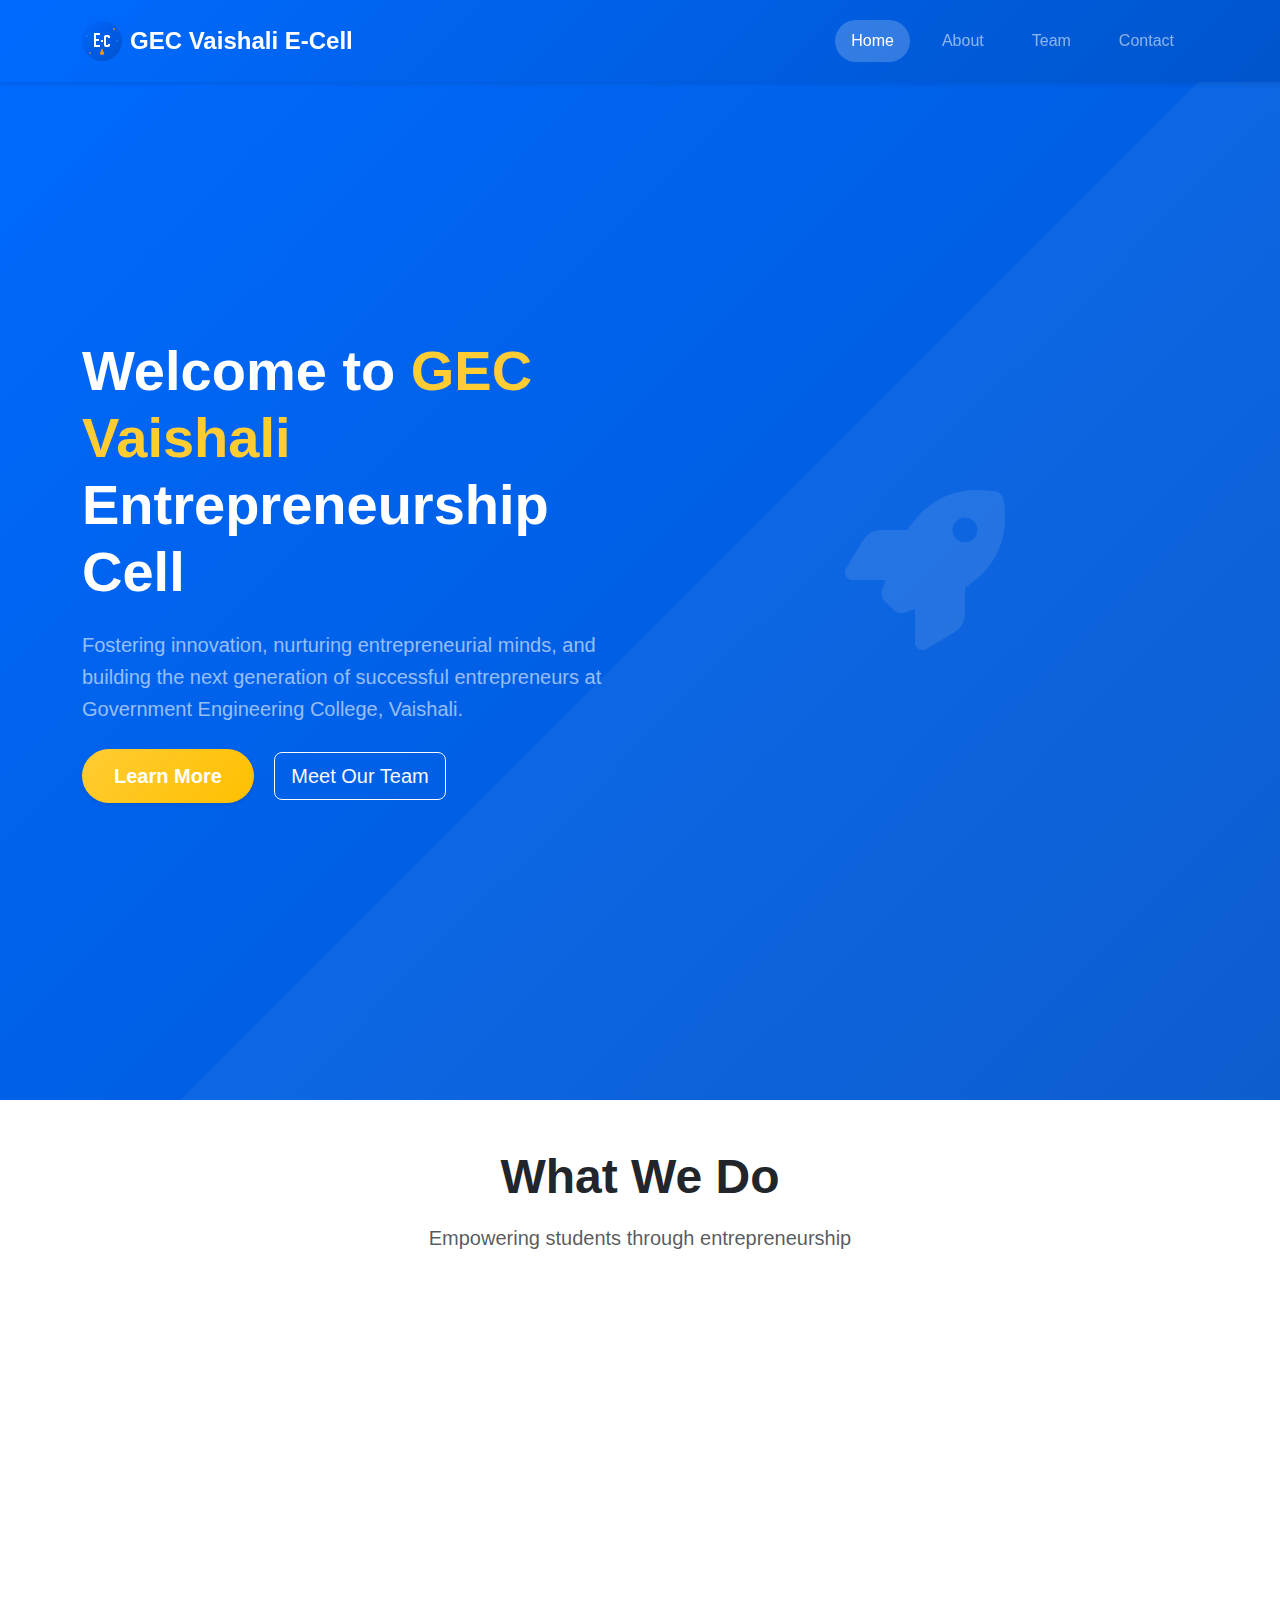
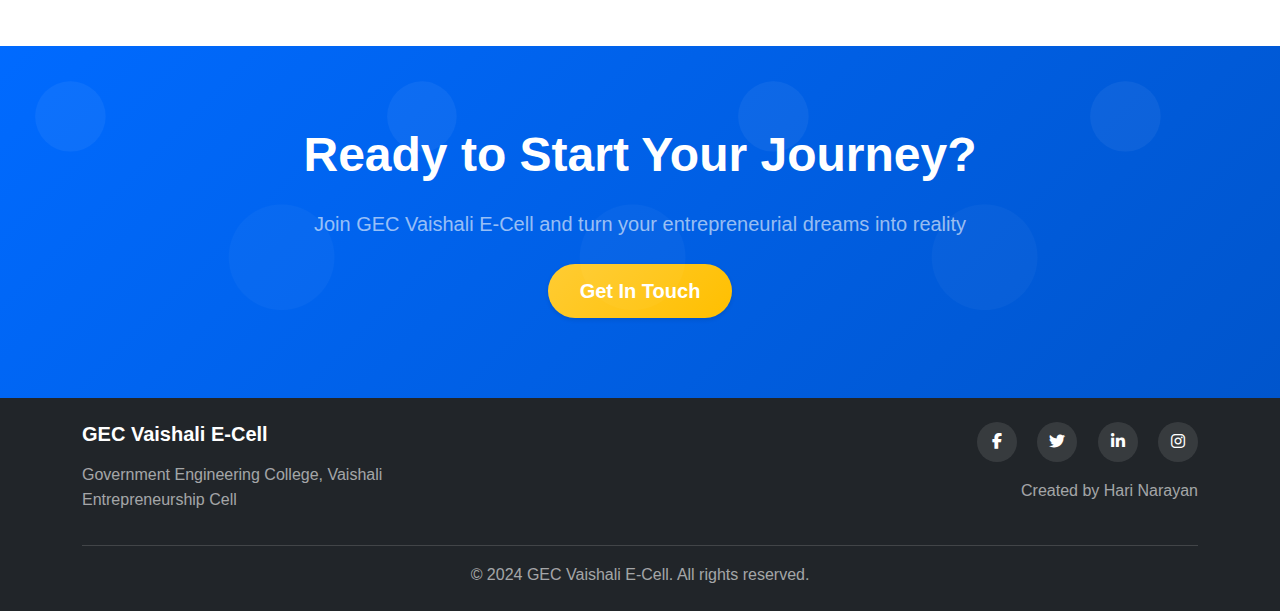
<file: index.html>
<!DOCTYPE html>
<html lang="en">
<head>
    <meta charset="UTF-8">
    <meta name="viewport" content="width=device-width, initial-scale=1.0">
    <title>GEC Vaishali E-Cell - Entrepreneurship Cell</title>
    
    <!-- Bootstrap CSS -->
    <link href="https://cdn.jsdelivr.net/npm/bootstrap@5.3.0/dist/css/bootstrap.min.css" rel="stylesheet">
    <!-- Font Awesome Icons -->
    <link rel="stylesheet" href="https://cdnjs.cloudflare.com/ajax/libs/font-awesome/6.4.0/css/all.min.css">
    <!-- Custom CSS -->
    <link rel="stylesheet" href="css/style.css">
</head>
<body>
    <!-- Navigation -->
    <nav class="navbar navbar-expand-lg navbar-dark bg-primary fixed-top">
        <div class="container">
            <a class="navbar-brand d-flex align-items-center" href="index.html">
                <img src="assets/logo.svg" alt="E-Cell Logo" width="40" height="40" class="me-2">
                <span class="fw-bold">GEC Vaishali E-Cell</span>
            </a>
            
            <button class="navbar-toggler" type="button" data-bs-toggle="collapse" data-bs-target="#navbarNav">
                <span class="navbar-toggler-icon"></span>
            </button>
            
            <div class="collapse navbar-collapse" id="navbarNav">
                <ul class="navbar-nav ms-auto">
                    <li class="nav-item">
                        <a class="nav-link active" href="index.html">Home</a>
                    </li>
                    <li class="nav-item">
                        <a class="nav-link" href="about.html">About</a>
                    </li>
                    <li class="nav-item">
                        <a class="nav-link" href="team.html">Team</a>
                    </li>
                    <li class="nav-item">
                        <a class="nav-link" href="contact.html">Contact</a>
                    </li>
                </ul>
            </div>
        </div>
    </nav>

    <!-- Hero Section -->
    <section class="hero-section">
        <div class="container">
            <div class="row align-items-center min-vh-100">
                <div class="col-lg-6">
                    <div class="hero-content">
                        <h1 class="display-4 fw-bold text-white mb-4 animate-fade-in">
                            Welcome to <span class="text-accent">GEC Vaishali</span> Entrepreneurship Cell
                        </h1>
                        <p class="lead text-white-50 mb-4 animate-fade-in">
                            Fostering innovation, nurturing entrepreneurial minds, and building the next generation of successful entrepreneurs at Government Engineering College, Vaishali.
                        </p>
                        <div class="hero-buttons animate-fade-in">
                            <a href="about.html" class="btn btn-accent btn-lg me-3">Learn More</a>
                            <a href="team.html" class="btn btn-outline-light btn-lg">Meet Our Team</a>
                        </div>
                    </div>
                </div>
                <div class="col-lg-6">
                    <div class="hero-image text-center">
                        <i class="fas fa-rocket hero-icon"></i>
                    </div>
                </div>
            </div>
        </div>
    </section>

    <!-- Features Section -->
    <section class="features-section py-5">
        <div class="container">
            <div class="row text-center mb-5">
                <div class="col-12">
                    <h2 class="display-5 fw-bold mb-3">What We Do</h2>
                    <p class="lead text-muted">Empowering students through entrepreneurship</p>
                </div>
            </div>
            
            <div class="row g-4">
                <div class="col-md-4">
                    <div class="feature-card text-center p-4 h-100">
                        <div class="feature-icon mb-3">
                            <i class="fas fa-lightbulb"></i>
                        </div>
                        <h4 class="fw-bold mb-3">Innovation Hub</h4>
                        <p class="text-muted">
                            Providing a platform for students to transform their innovative ideas into viable business solutions.
                        </p>
                    </div>
                </div>
                
                <div class="col-md-4">
                    <div class="feature-card text-center p-4 h-100">
                        <div class="feature-icon mb-3">
                            <i class="fas fa-users"></i>
                        </div>
                        <h4 class="fw-bold mb-3">Mentorship</h4>
                        <p class="text-muted">
                            Connecting aspiring entrepreneurs with experienced mentors and industry experts.
                        </p>
                    </div>
                </div>
                
                <div class="col-md-4">
                    <div class="feature-card text-center p-4 h-100">
                        <div class="feature-icon mb-3">
                            <i class="fas fa-chart-line"></i>
                        </div>
                        <h4 class="fw-bold mb-3">Growth Support</h4>
                        <p class="text-muted">
                            Offering resources, workshops, and networking opportunities to help startups grow.
                        </p>
                    </div>
                </div>
            </div>
        </div>
    </section>

    <!-- CTA Section -->
    <section class="cta-section">
        <div class="container">
            <div class="row text-center">
                <div class="col-12">
                    <h2 class="display-5 fw-bold text-white mb-4">Ready to Start Your Journey?</h2>
                    <p class="lead text-white-50 mb-4">
                        Join GEC Vaishali E-Cell and turn your entrepreneurial dreams into reality
                    </p>
                    <a href="contact.html" class="btn btn-accent btn-lg">Get In Touch</a>
                </div>
            </div>
        </div>
    </section>

    <!-- Footer -->
    <footer class="footer bg-dark text-white py-4">
        <div class="container">
            <div class="row">
                <div class="col-md-6">
                    <h5 class="fw-bold mb-3">GEC Vaishali E-Cell</h5>
                    <p class="text-white-50">
                        Government Engineering College, Vaishali<br>
                        Entrepreneurship Cell
                    </p>
                </div>
                <div class="col-md-6 text-md-end">
                    <div class="social-links mb-3">
                        <a href="#" class="text-white me-3"><i class="fab fa-facebook-f"></i></a>
                        <a href="#" class="text-white me-3"><i class="fab fa-twitter"></i></a>
                        <a href="#" class="text-white me-3"><i class="fab fa-linkedin-in"></i></a>
                        <a href="#" class="text-white"><i class="fab fa-instagram"></i></a>
                    </div>
                    <p class="text-white-50 mb-0">Created by Hari Narayan</p>
                </div>
            </div>
            <hr class="my-3 text-white-50">
            <div class="row">
                <div class="col-12 text-center">
                    <p class="mb-0 text-white-50">
                        &copy; 2024 GEC Vaishali E-Cell. All rights reserved.
                    </p>
                </div>
            </div>
        </div>
    </footer>

    <!-- Bootstrap JS -->
    <script src="https://cdn.jsdelivr.net/npm/bootstrap@5.3.0/dist/js/bootstrap.bundle.min.js"></script>
    <!-- Custom JS -->
    <script src="js/script.js"></script>
</body>
</html>
</file>
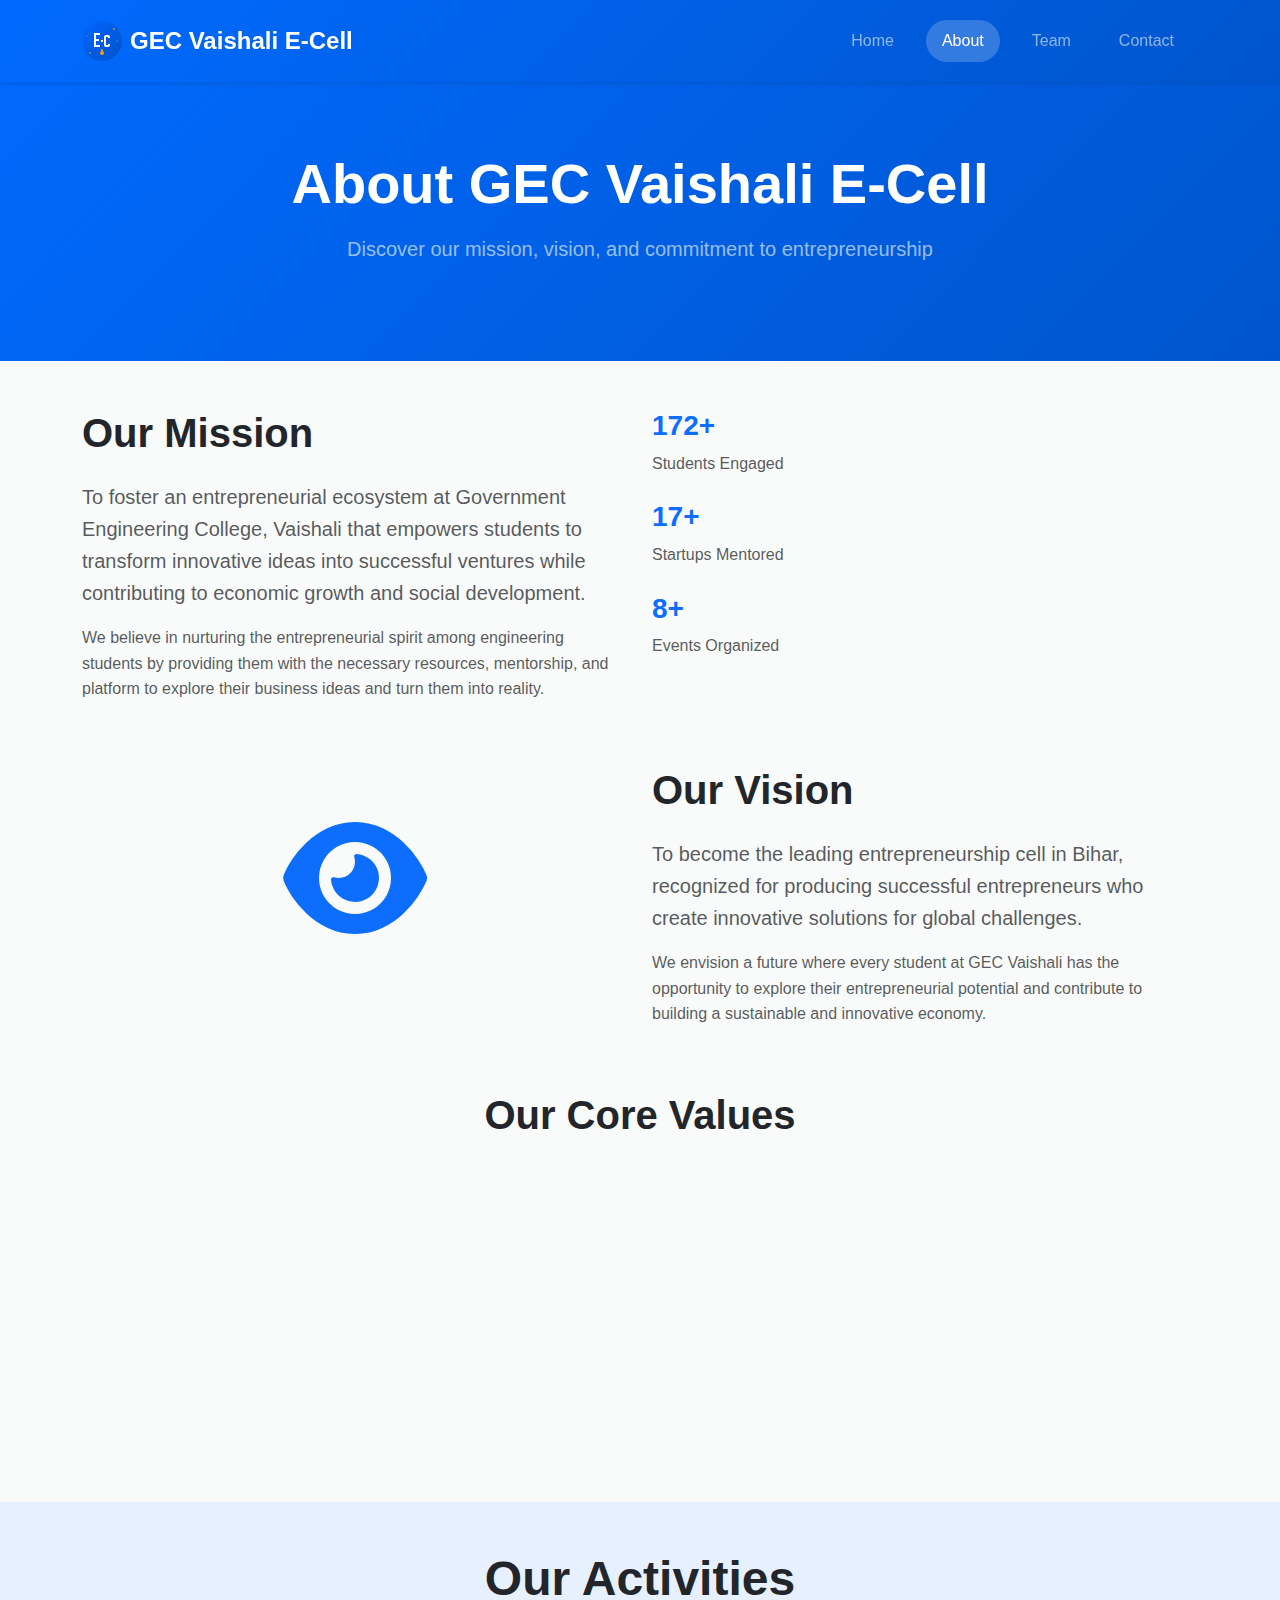
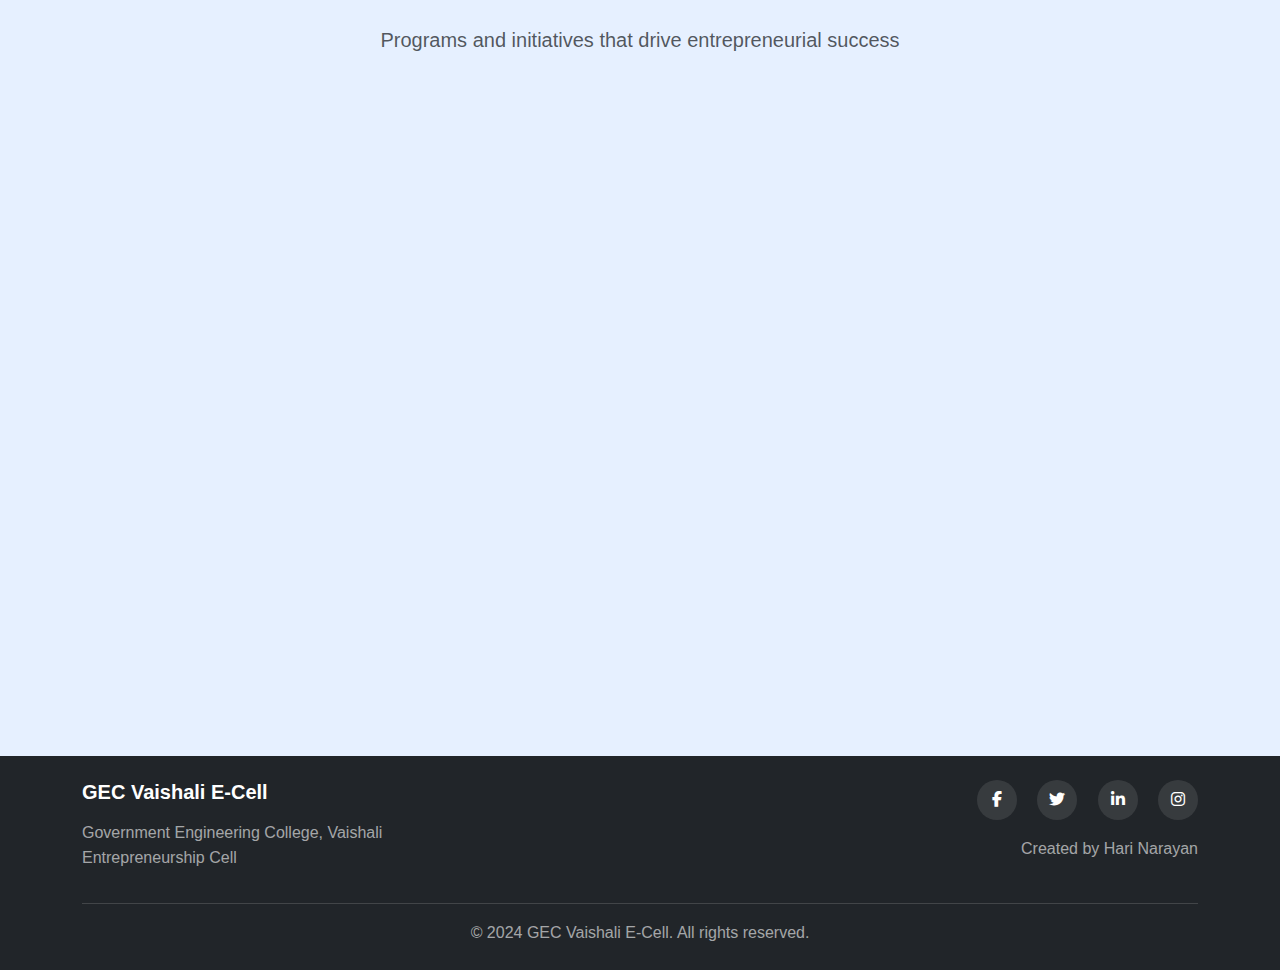
<file: about.html>
<!DOCTYPE html>
<html lang="en">
<head>
    <meta charset="UTF-8">
    <meta name="viewport" content="width=device-width, initial-scale=1.0">
    <title>About Us - GEC Vaishali E-Cell</title>
    
    <!-- Bootstrap CSS -->
    <link href="https://cdn.jsdelivr.net/npm/bootstrap@5.3.0/dist/css/bootstrap.min.css" rel="stylesheet">
    <!-- Font Awesome Icons -->
    <link rel="stylesheet" href="https://cdnjs.cloudflare.com/ajax/libs/font-awesome/6.4.0/css/all.min.css">
    <!-- Custom CSS -->
    <link rel="stylesheet" href="css/style.css">
</head>
<body>
    <!-- Navigation -->
    <nav class="navbar navbar-expand-lg navbar-dark bg-primary fixed-top">
        <div class="container">
            <a class="navbar-brand d-flex align-items-center" href="index.html">
                <img src="assets/logo.svg" alt="E-Cell Logo" width="40" height="40" class="me-2">
                <span class="fw-bold">GEC Vaishali E-Cell</span>
            </a>
            
            <button class="navbar-toggler" type="button" data-bs-toggle="collapse" data-bs-target="#navbarNav">
                <span class="navbar-toggler-icon"></span>
            </button>
            
            <div class="collapse navbar-collapse" id="navbarNav">
                <ul class="navbar-nav ms-auto">
                    <li class="nav-item">
                        <a class="nav-link" href="index.html">Home</a>
                    </li>
                    <li class="nav-item">
                        <a class="nav-link active" href="about.html">About</a>
                    </li>
                    <li class="nav-item">
                        <a class="nav-link" href="team.html">Team</a>
                    </li>
                    <li class="nav-item">
                        <a class="nav-link" href="contact.html">Contact</a>
                    </li>
                </ul>
            </div>
        </div>
    </nav>

    <!-- Page Header -->
    <section class="page-header">
        <div class="container">
            <div class="row">
                <div class="col-12 text-center">
                    <h1 class="display-4 fw-bold text-white mb-3">About GEC Vaishali E-Cell</h1>
                    <p class="lead text-white-50">Discover our mission, vision, and commitment to entrepreneurship</p>
                </div>
            </div>
        </div>
    </section>

    <!-- About Content -->
    <section class="py-5">
        <div class="container">
            <div class="row mb-5">
                <div class="col-lg-6">
                    <h2 class="display-6 fw-bold mb-4">Our Mission</h2>
                    <p class="text-muted lead">
                        To foster an entrepreneurial ecosystem at Government Engineering College, Vaishali that empowers students 
                        to transform innovative ideas into successful ventures while contributing to economic growth and social development.
                    </p>
                    <p class="text-muted">
                        We believe in nurturing the entrepreneurial spirit among engineering students by providing them with the 
                        necessary resources, mentorship, and platform to explore their business ideas and turn them into reality.
                    </p>
                </div>
                <div class="col-lg-6">
                    <div class="mission-stats">
                        <div class="stat-item mb-4">
                            <h3 class="text-primary fw-bold mb-2">500+</h3>
                            <p class="text-muted mb-0">Students Engaged</p>
                        </div>
                        <div class="stat-item mb-4">
                            <h3 class="text-primary fw-bold mb-2">50+</h3>
                            <p class="text-muted mb-0">Startups Mentored</p>
                        </div>
                        <div class="stat-item mb-4">
                            <h3 class="text-primary fw-bold mb-2">25+</h3>
                            <p class="text-muted mb-0">Events Organized</p>
                        </div>
                    </div>
                </div>
            </div>

            <div class="row mb-5">
                <div class="col-lg-6 order-lg-2">
                    <h2 class="display-6 fw-bold mb-4">Our Vision</h2>
                    <p class="text-muted lead">
                        To become the leading entrepreneurship cell in Bihar, recognized for producing successful entrepreneurs 
                        who create innovative solutions for global challenges.
                    </p>
                    <p class="text-muted">
                        We envision a future where every student at GEC Vaishali has the opportunity to explore their 
                        entrepreneurial potential and contribute to building a sustainable and innovative economy.
                    </p>
                </div>
                <div class="col-lg-6 order-lg-1">
                    <div class="vision-icon text-center py-5">
                        <i class="fas fa-eye text-primary" style="font-size: 8rem;"></i>
                    </div>
                </div>
            </div>

            <div class="row">
                <div class="col-12">
                    <h2 class="display-6 fw-bold text-center mb-5">Our Core Values</h2>
                </div>
            </div>

            <div class="row g-4">
                <div class="col-md-6 col-lg-3">
                    <div class="value-card text-center p-4 h-100">
                        <div class="value-icon mb-3">
                            <i class="fas fa-handshake text-primary"></i>
                        </div>
                        <h4 class="fw-bold mb-3">Collaboration</h4>
                        <p class="text-muted">
                            Working together to achieve shared goals and create innovative solutions.
                        </p>
                    </div>
                </div>

                <div class="col-md-6 col-lg-3">
                    <div class="value-card text-center p-4 h-100">
                        <div class="value-icon mb-3">
                            <i class="fas fa-star text-primary"></i>
                        </div>
                        <h4 class="fw-bold mb-3">Excellence</h4>
                        <p class="text-muted">
                            Striving for the highest standards in everything we do.
                        </p>
                    </div>
                </div>

                <div class="col-md-6 col-lg-3">
                    <div class="value-card text-center p-4 h-100">
                        <div class="value-icon mb-3">
                            <i class="fas fa-rocket text-primary"></i>
                        </div>
                        <h4 class="fw-bold mb-3">Innovation</h4>
                        <p class="text-muted">
                            Encouraging creative thinking and breakthrough solutions.
                        </p>
                    </div>
                </div>

                <div class="col-md-6 col-lg-3">
                    <div class="value-card text-center p-4 h-100">
                        <div class="value-icon mb-3">
                            <i class="fas fa-heart text-primary"></i>
                        </div>
                        <h4 class="fw-bold mb-3">Integrity</h4>
                        <p class="text-muted">
                            Maintaining honesty and ethical practices in all our endeavors.
                        </p>
                    </div>
                </div>
            </div>
        </div>
    </section>

    <!-- Activities Section -->
    <section class="activities-section py-5">
        <div class="container">
            <div class="row text-center mb-5">
                <div class="col-12">
                    <h2 class="display-5 fw-bold mb-3">Our Activities</h2>
                    <p class="lead text-muted">Programs and initiatives that drive entrepreneurial success</p>
                </div>
            </div>
            
            <div class="row g-4">
                <div class="col-md-6 col-lg-4">
                    <div class="activity-card p-4 h-100">
                        <div class="activity-icon mb-3">
                            <i class="fas fa-chalkboard-teacher"></i>
                        </div>
                        <h4 class="fw-bold mb-3">Workshops & Seminars</h4>
                        <p class="text-muted">
                            Regular workshops on business planning, market research, and startup fundamentals.
                        </p>
                    </div>
                </div>

                <div class="col-md-6 col-lg-4">
                    <div class="activity-card p-4 h-100">
                        <div class="activity-icon mb-3">
                            <i class="fas fa-trophy"></i>
                        </div>
                        <h4 class="fw-bold mb-3">Business Plan Competitions</h4>
                        <p class="text-muted">
                            Annual competitions to showcase innovative business ideas and reward creativity.
                        </p>
                    </div>
                </div>

                <div class="col-md-6 col-lg-4">
                    <div class="activity-card p-4 h-100">
                        <div class="activity-icon mb-3">
                            <i class="fas fa-network-wired"></i>
                        </div>
                        <h4 class="fw-bold mb-3">Networking Events</h4>
                        <p class="text-muted">
                            Connecting students with successful entrepreneurs, investors, and industry experts.
                        </p>
                    </div>
                </div>

                <div class="col-md-6 col-lg-4">
                    <div class="activity-card p-4 h-100">
                        <div class="activity-icon mb-3">
                            <i class="fas fa-seedling"></i>
                        </div>
                        <h4 class="fw-bold mb-3">Incubation Support</h4>
                        <p class="text-muted">
                            Providing resources and guidance to help promising startups grow and succeed.
                        </p>
                    </div>
                </div>

                <div class="col-md-6 col-lg-4">
                    <div class="activity-card p-4 h-100">
                        <div class="activity-icon mb-3">
                            <i class="fas fa-graduation-cap"></i>
                        </div>
                        <h4 class="fw-bold mb-3">Mentorship Programs</h4>
                        <p class="text-muted">
                            One-on-one mentoring sessions with experienced entrepreneurs and business leaders.
                        </p>
                    </div>
                </div>

                <div class="col-md-6 col-lg-4">
                    <div class="activity-card p-4 h-100">
                        <div class="activity-icon mb-3">
                            <i class="fas fa-globe"></i>
                        </div>
                        <h4 class="fw-bold mb-3">Industry Exposure</h4>
                        <p class="text-muted">
                            Industrial visits and exposure trips to learn from successful businesses.
                        </p>
                    </div>
                </div>
            </div>
        </div>
    </section>

    <!-- Footer -->
    <footer class="footer bg-dark text-white py-4">
        <div class="container">
            <div class="row">
                <div class="col-md-6">
                    <h5 class="fw-bold mb-3">GEC Vaishali E-Cell</h5>
                    <p class="text-white-50">
                        Government Engineering College, Vaishali<br>
                        Entrepreneurship Cell
                    </p>
                </div>
                <div class="col-md-6 text-md-end">
                    <div class="social-links mb-3">
                        <a href="#" class="text-white me-3"><i class="fab fa-facebook-f"></i></a>
                        <a href="#" class="text-white me-3"><i class="fab fa-twitter"></i></a>
                        <a href="#" class="text-white me-3"><i class="fab fa-linkedin-in"></i></a>
                        <a href="#" class="text-white"><i class="fab fa-instagram"></i></a>
                    </div>
                    <p class="text-white-50 mb-0">Created by Hari Narayan</p>
                </div>
            </div>
            <hr class="my-3 text-white-50">
            <div class="row">
                <div class="col-12 text-center">
                    <p class="mb-0 text-white-50">
                        &copy; 2024 GEC Vaishali E-Cell. All rights reserved.
                    </p>
                </div>
            </div>
        </div>
    </footer>

    <!-- Bootstrap JS -->
    <script src="https://cdn.jsdelivr.net/npm/bootstrap@5.3.0/dist/js/bootstrap.bundle.min.js"></script>
    <!-- Custom JS -->
    <script src="js/script.js"></script>
</body>
</html>
</file>
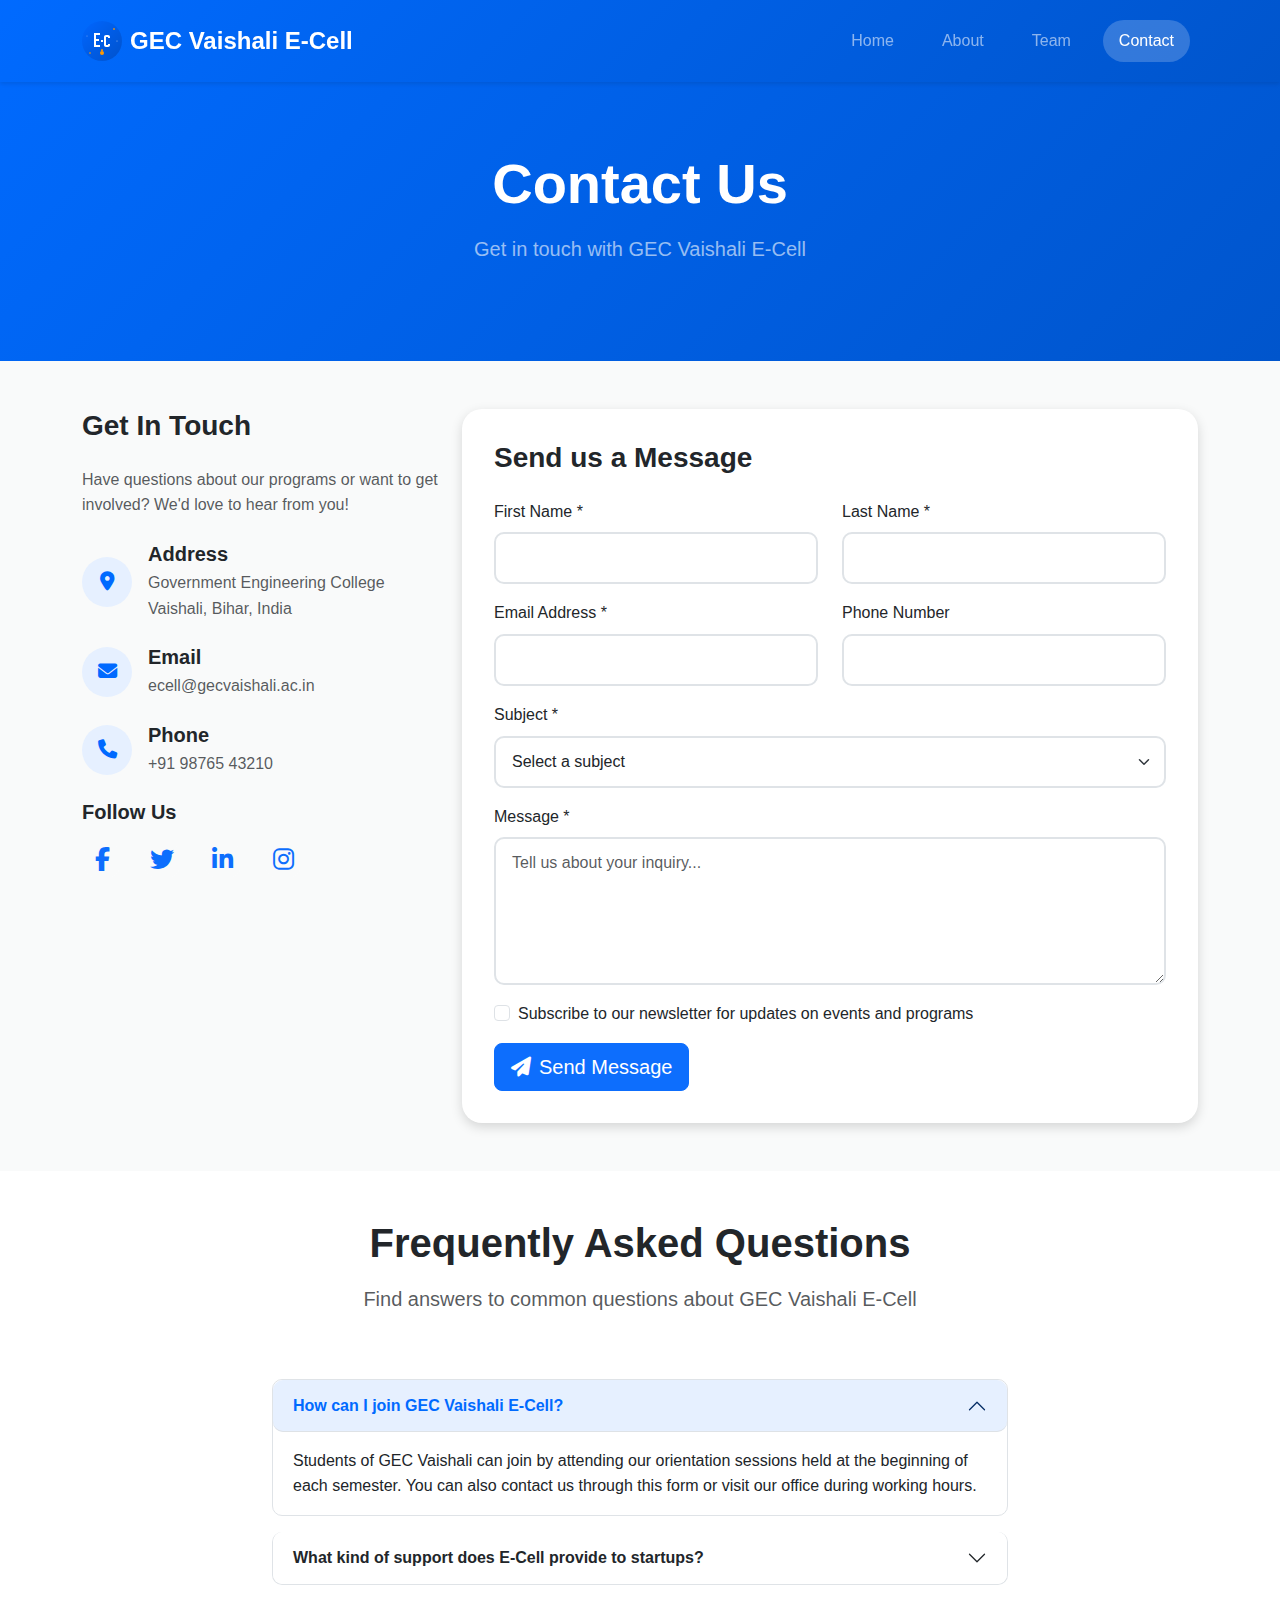
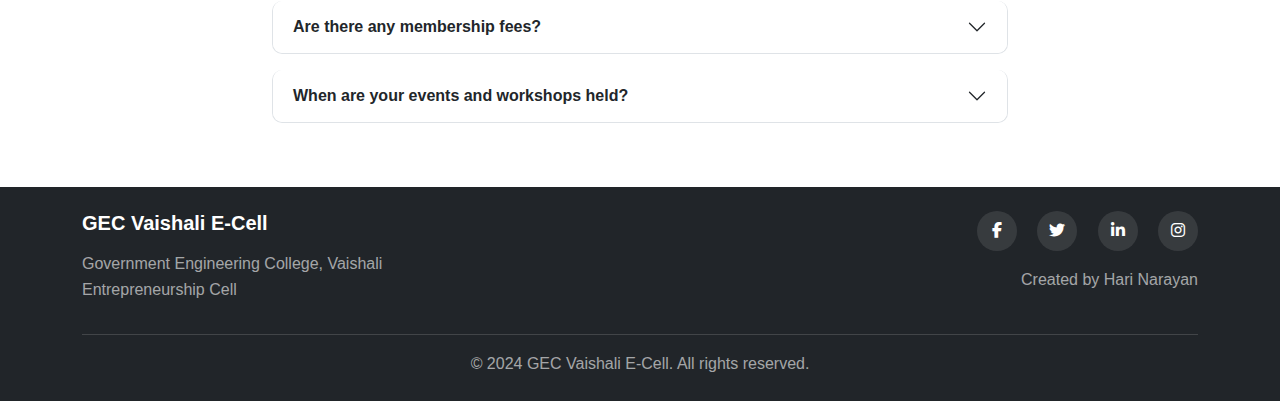
<file: contact.html>
<!DOCTYPE html>
<html lang="en">
<head>
    <meta charset="UTF-8">
    <meta name="viewport" content="width=device-width, initial-scale=1.0">
    <title>Contact Us - GEC Vaishali E-Cell</title>
    
    <!-- Bootstrap CSS -->
    <link href="https://cdn.jsdelivr.net/npm/bootstrap@5.3.0/dist/css/bootstrap.min.css" rel="stylesheet">
    <!-- Font Awesome Icons -->
    <link rel="stylesheet" href="https://cdnjs.cloudflare.com/ajax/libs/font-awesome/6.4.0/css/all.min.css">
    <!-- Custom CSS -->
    <link rel="stylesheet" href="css/style.css">
</head>
<body>
    <!-- Navigation -->
    <nav class="navbar navbar-expand-lg navbar-dark bg-primary fixed-top">
        <div class="container">
            <a class="navbar-brand d-flex align-items-center" href="index.html">
                <img src="assets/logo.svg" alt="E-Cell Logo" width="40" height="40" class="me-2">
                <span class="fw-bold">GEC Vaishali E-Cell</span>
            </a>
            
            <button class="navbar-toggler" type="button" data-bs-toggle="collapse" data-bs-target="#navbarNav">
                <span class="navbar-toggler-icon"></span>
            </button>
            
            <div class="collapse navbar-collapse" id="navbarNav">
                <ul class="navbar-nav ms-auto">
                    <li class="nav-item">
                        <a class="nav-link" href="index.html">Home</a>
                    </li>
                    <li class="nav-item">
                        <a class="nav-link" href="about.html">About</a>
                    </li>
                    <li class="nav-item">
                        <a class="nav-link" href="team.html">Team</a>
                    </li>
                    <li class="nav-item">
                        <a class="nav-link active" href="contact.html">Contact</a>
                    </li>
                </ul>
            </div>
        </div>
    </nav>

    <!-- Page Header -->
    <section class="page-header">
        <div class="container">
            <div class="row">
                <div class="col-12 text-center">
                    <h1 class="display-4 fw-bold text-white mb-3">Contact Us</h1>
                    <p class="lead text-white-50">Get in touch with GEC Vaishali E-Cell</p>
                </div>
            </div>
        </div>
    </section>

    <!-- Contact Section -->
    <section class="py-5">
        <div class="container">
            <div class="row">
                <!-- Contact Information -->
                <div class="col-lg-4 mb-5">
                    <div class="contact-info">
                        <h3 class="fw-bold mb-4">Get In Touch</h3>
                        <p class="text-muted mb-4">
                            Have questions about our programs or want to get involved? We'd love to hear from you!
                        </p>

                        <div class="contact-item mb-4">
                            <div class="d-flex align-items-center">
                                <div class="contact-icon me-3">
                                    <i class="fas fa-map-marker-alt"></i>
                                </div>
                                <div>
                                    <h5 class="fw-bold mb-1">Address</h5>
                                    <p class="text-muted mb-0">
                                        Government Engineering College<br>
                                        Vaishali, Bihar, India
                                    </p>
                                </div>
                            </div>
                        </div>

                        <div class="contact-item mb-4">
                            <div class="d-flex align-items-center">
                                <div class="contact-icon me-3">
                                    <i class="fas fa-envelope"></i>
                                </div>
                                <div>
                                    <h5 class="fw-bold mb-1">Email</h5>
                                    <p class="text-muted mb-0">ecell@gecvaishali.ac.in</p>
                                </div>
                            </div>
                        </div>

                        <div class="contact-item mb-4">
                            <div class="d-flex align-items-center">
                                <div class="contact-icon me-3">
                                    <i class="fas fa-phone"></i>
                                </div>
                                <div>
                                    <h5 class="fw-bold mb-1">Phone</h5>
                                    <p class="text-muted mb-0">+91 98765 43210</p>
                                </div>
                            </div>
                        </div>

                        <div class="contact-item">
                            <h5 class="fw-bold mb-3">Follow Us</h5>
                            <div class="social-links">
                                <a href="#" class="text-primary me-3 fs-4"><i class="fab fa-facebook-f"></i></a>
                                <a href="#" class="text-primary me-3 fs-4"><i class="fab fa-twitter"></i></a>
                                <a href="#" class="text-primary me-3 fs-4"><i class="fab fa-linkedin-in"></i></a>
                                <a href="#" class="text-primary fs-4"><i class="fab fa-instagram"></i></a>
                            </div>
                        </div>
                    </div>
                </div>

                <!-- Contact Form -->
                <div class="col-lg-8">
                    <div class="contact-form">
                        <h3 class="fw-bold mb-4">Send us a Message</h3>
                        
                        <div id="form-message" class="alert d-none" role="alert"></div>
                        
                        <form id="contactForm" action="php/contact.php" method="POST">
                            <div class="row">
                                <div class="col-md-6 mb-3">
                                    <label for="firstName" class="form-label">First Name *</label>
                                    <input type="text" class="form-control" id="firstName" name="first_name" required>
                                </div>
                                <div class="col-md-6 mb-3">
                                    <label for="lastName" class="form-label">Last Name *</label>
                                    <input type="text" class="form-control" id="lastName" name="last_name" required>
                                </div>
                            </div>

                            <div class="row">
                                <div class="col-md-6 mb-3">
                                    <label for="email" class="form-label">Email Address *</label>
                                    <input type="email" class="form-control" id="email" name="email" required>
                                </div>
                                <div class="col-md-6 mb-3">
                                    <label for="phone" class="form-label">Phone Number</label>
                                    <input type="tel" class="form-control" id="phone" name="phone">
                                </div>
                            </div>

                            <div class="mb-3">
                                <label for="subject" class="form-label">Subject *</label>
                                <select class="form-select" id="subject" name="subject" required>
                                    <option value="">Select a subject</option>
                                    <option value="general">General Inquiry</option>
                                    <option value="membership">Membership</option>
                                    <option value="mentorship">Mentorship Program</option>
                                    <option value="events">Events & Workshops</option>
                                    <option value="partnership">Partnership</option>
                                    <option value="other">Other</option>
                                </select>
                            </div>

                            <div class="mb-3">
                                <label for="message" class="form-label">Message *</label>
                                <textarea class="form-control" id="message" name="message" rows="5" required placeholder="Tell us about your inquiry..."></textarea>
                            </div>

                            <div class="mb-3 form-check">
                                <input type="checkbox" class="form-check-input" id="newsletter" name="newsletter" value="yes">
                                <label class="form-check-label" for="newsletter">
                                    Subscribe to our newsletter for updates on events and programs
                                </label>
                            </div>

                            <button type="submit" class="btn btn-primary btn-lg">
                                <i class="fas fa-paper-plane me-2"></i>Send Message
                            </button>
                        </form>
                    </div>
                </div>
            </div>
        </div>
    </section>

    <!-- FAQ Section -->
    <section class="faq-section py-5">
        <div class="container">
            <div class="row">
                <div class="col-12 text-center mb-5">
                    <h2 class="display-6 fw-bold mb-3">Frequently Asked Questions</h2>
                    <p class="lead text-muted">Find answers to common questions about GEC Vaishali E-Cell</p>
                </div>
            </div>

            <div class="row justify-content-center">
                <div class="col-lg-8">
                    <div class="accordion" id="faqAccordion">
                        <div class="accordion-item">
                            <h2 class="accordion-header" id="faq1">
                                <button class="accordion-button" type="button" data-bs-toggle="collapse" data-bs-target="#collapse1">
                                    How can I join GEC Vaishali E-Cell?
                                </button>
                            </h2>
                            <div id="collapse1" class="accordion-collapse collapse show" data-bs-parent="#faqAccordion">
                                <div class="accordion-body">
                                    Students of GEC Vaishali can join by attending our orientation sessions held at the beginning of each semester. You can also contact us through this form or visit our office during working hours.
                                </div>
                            </div>
                        </div>

                        <div class="accordion-item">
                            <h2 class="accordion-header" id="faq2">
                                <button class="accordion-button collapsed" type="button" data-bs-toggle="collapse" data-bs-target="#collapse2">
                                    What kind of support does E-Cell provide to startups?
                                </button>
                            </h2>
                            <div id="collapse2" class="accordion-collapse collapse" data-bs-parent="#faqAccordion">
                                <div class="accordion-body">
                                    We provide mentorship, networking opportunities, workshops on business development, access to funding information, and help with business plan development. We also organize pitch events and connect startups with potential investors.
                                </div>
                            </div>
                        </div>

                        <div class="accordion-item">
                            <h2 class="accordion-header" id="faq3">
                                <button class="accordion-button collapsed" type="button" data-bs-toggle="collapse" data-bs-target="#collapse3">
                                    Are there any membership fees?
                                </button>
                            </h2>
                            <div id="collapse3" class="accordion-collapse collapse" data-bs-parent="#faqAccordion">
                                <div class="accordion-body">
                                    No, membership to GEC Vaishali E-Cell is completely free for all students of Government Engineering College, Vaishali. We believe in making entrepreneurship accessible to everyone.
                                </div>
                            </div>
                        </div>

                        <div class="accordion-item">
                            <h2 class="accordion-header" id="faq4">
                                <button class="accordion-button collapsed" type="button" data-bs-toggle="collapse" data-bs-target="#collapse4">
                                    When are your events and workshops held?
                                </button>
                            </h2>
                            <div id="collapse4" class="accordion-collapse collapse" data-bs-parent="#faqAccordion">
                                <div class="accordion-body">
                                    We organize events and workshops throughout the academic year. Major events are typically held during weekends, while workshops are scheduled during free periods. Follow our social media channels for updates on upcoming events.
                                </div>
                            </div>
                        </div>
                    </div>
                </div>
            </div>
        </div>
    </section>

    <!-- Footer -->
    <footer class="footer bg-dark text-white py-4">
        <div class="container">
            <div class="row">
                <div class="col-md-6">
                    <h5 class="fw-bold mb-3">GEC Vaishali E-Cell</h5>
                    <p class="text-white-50">
                        Government Engineering College, Vaishali<br>
                        Entrepreneurship Cell
                    </p>
                </div>
                <div class="col-md-6 text-md-end">
                    <div class="social-links mb-3">
                        <a href="#" class="text-white me-3"><i class="fab fa-facebook-f"></i></a>
                        <a href="#" class="text-white me-3"><i class="fab fa-twitter"></i></a>
                        <a href="#" class="text-white me-3"><i class="fab fa-linkedin-in"></i></a>
                        <a href="#" class="text-white"><i class="fab fa-instagram"></i></a>
                    </div>
                    <p class="text-white-50 mb-0">Created by Hari Narayan</p>
                </div>
            </div>
            <hr class="my-3 text-white-50">
            <div class="row">
                <div class="col-12 text-center">
                    <p class="mb-0 text-white-50">
                        &copy; 2024 GEC Vaishali E-Cell. All rights reserved.
                    </p>
                </div>
            </div>
        </div>
    </footer>

    <!-- Bootstrap JS -->
    <script src="https://cdn.jsdelivr.net/npm/bootstrap@5.3.0/dist/js/bootstrap.bundle.min.js"></script>
    <!-- Custom JS -->
    <script src="js/script.js"></script>
</body>
</html>
</file>
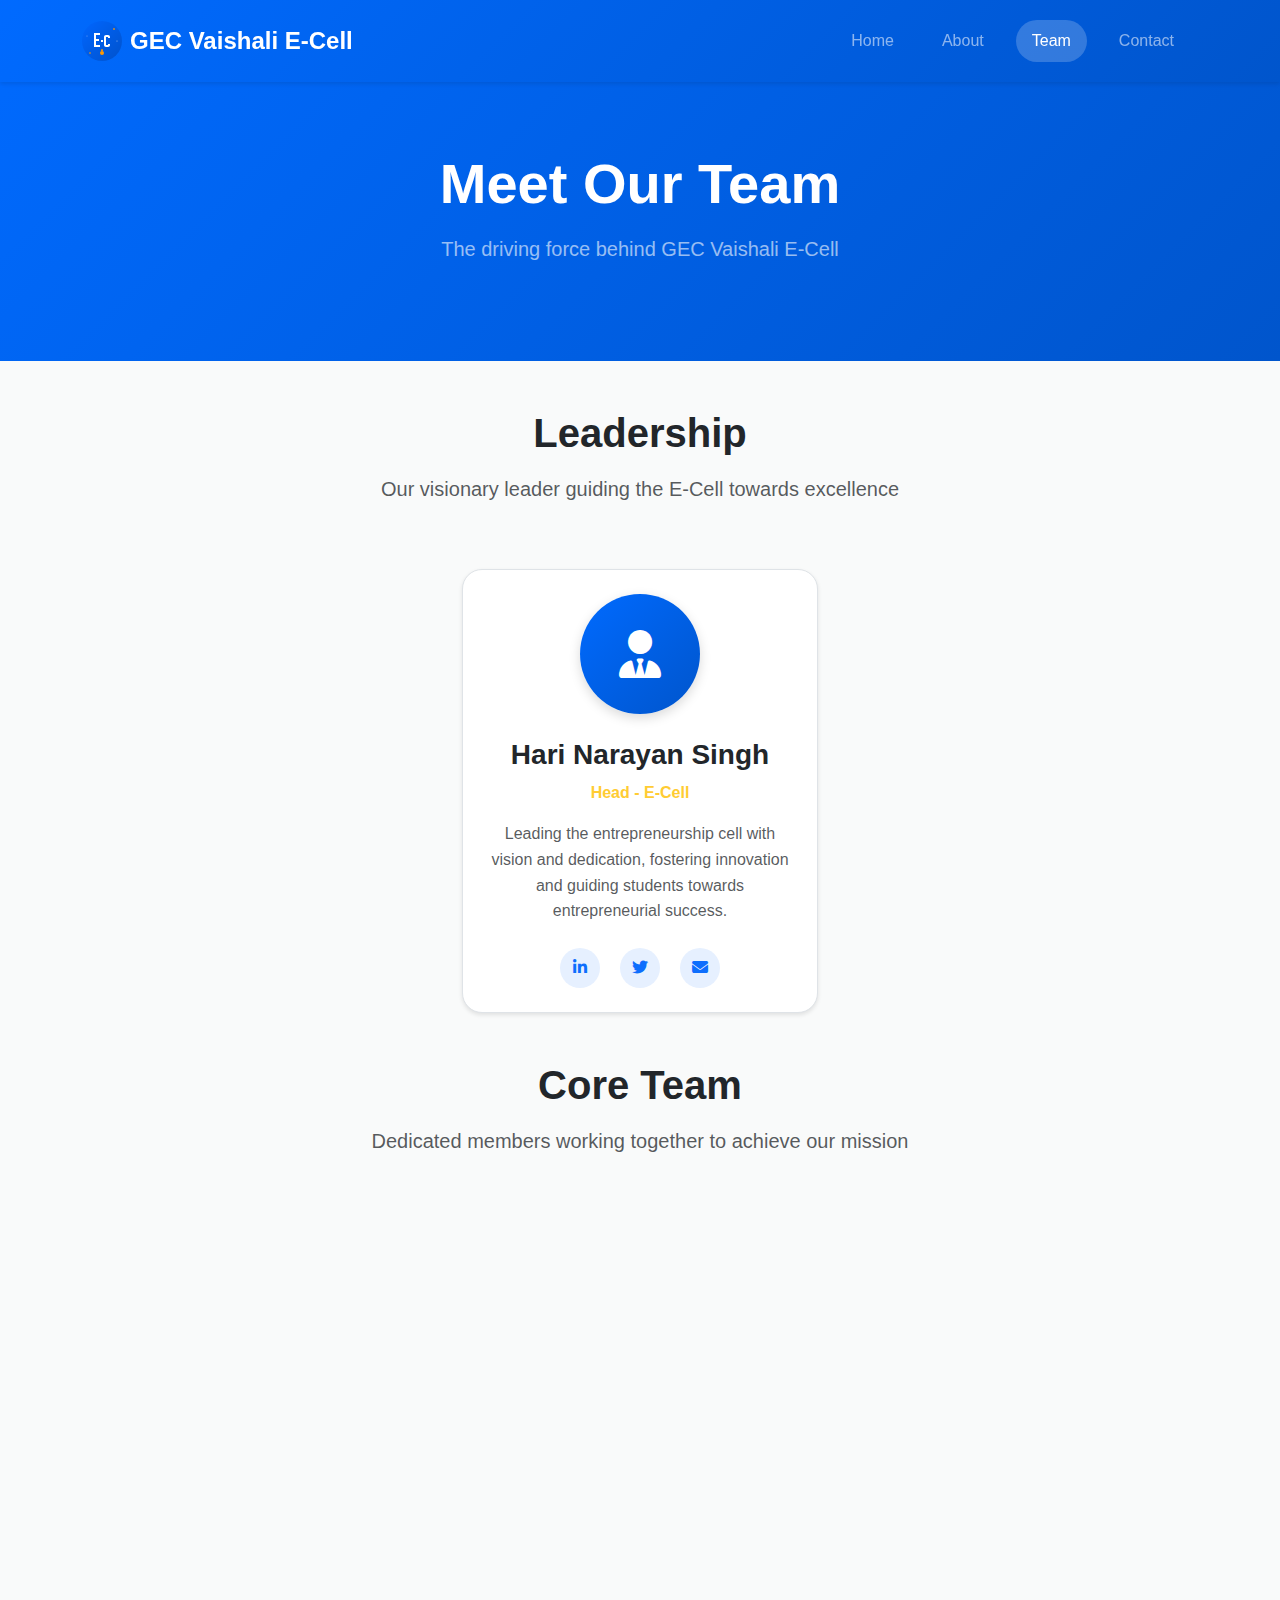
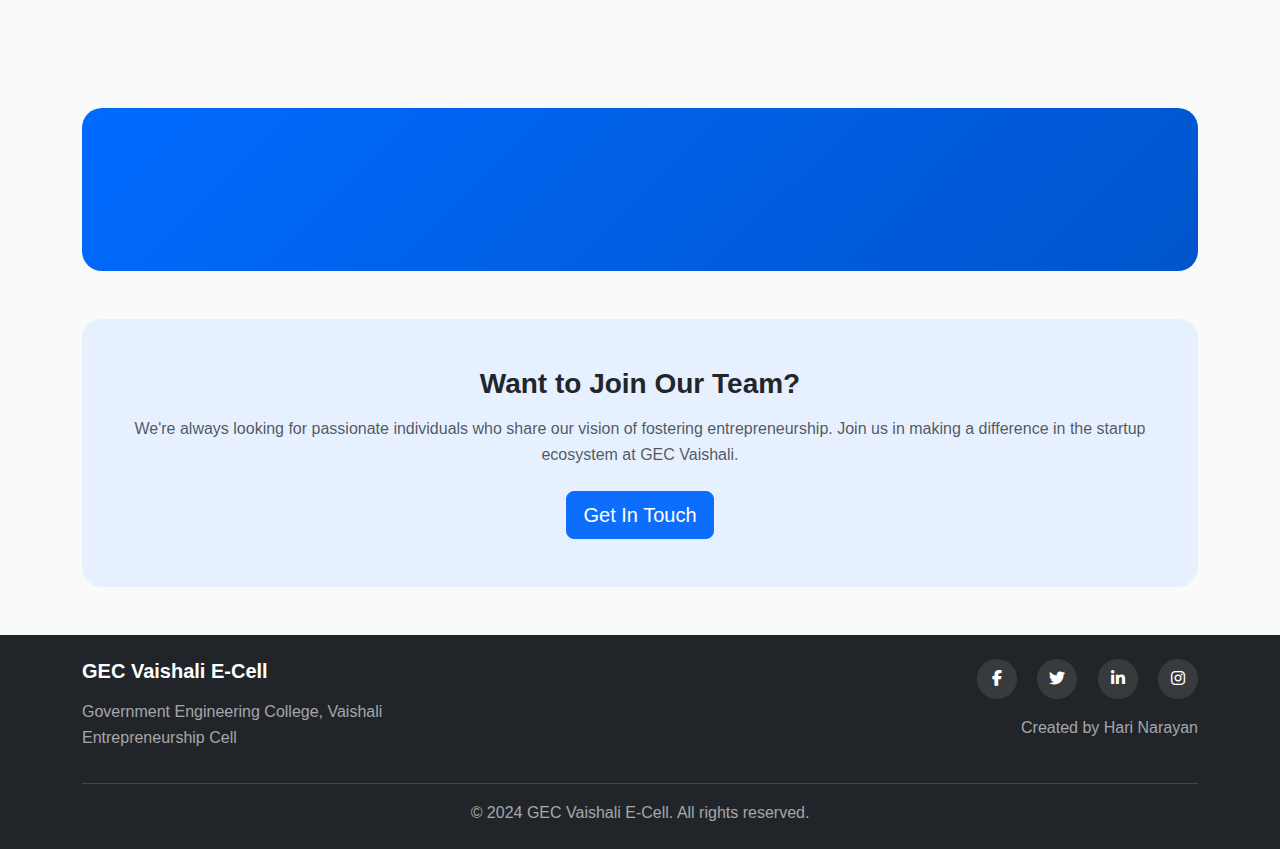
<file: team.html>
<!DOCTYPE html>
<html lang="en">
<head>
    <meta charset="UTF-8">
    <meta name="viewport" content="width=device-width, initial-scale=1.0">
    <title>Our Team - GEC Vaishali E-Cell</title>
    
    <!-- Bootstrap CSS -->
    <link href="https://cdn.jsdelivr.net/npm/bootstrap@5.3.0/dist/css/bootstrap.min.css" rel="stylesheet">
    <!-- Font Awesome Icons -->
    <link rel="stylesheet" href="https://cdnjs.cloudflare.com/ajax/libs/font-awesome/6.4.0/css/all.min.css">
    <!-- Custom CSS -->
    <link rel="stylesheet" href="css/style.css">
</head>
<body>
    <!-- Navigation -->
    <nav class="navbar navbar-expand-lg navbar-dark bg-primary fixed-top">
        <div class="container">
            <a class="navbar-brand d-flex align-items-center" href="index.html">
                <img src="assets/logo.svg" alt="E-Cell Logo" width="40" height="40" class="me-2">
                <span class="fw-bold">GEC Vaishali E-Cell</span>
            </a>
            
            <button class="navbar-toggler" type="button" data-bs-toggle="collapse" data-bs-target="#navbarNav">
                <span class="navbar-toggler-icon"></span>
            </button>
            
            <div class="collapse navbar-collapse" id="navbarNav">
                <ul class="navbar-nav ms-auto">
                    <li class="nav-item">
                        <a class="nav-link" href="index.html">Home</a>
                    </li>
                    <li class="nav-item">
                        <a class="nav-link" href="about.html">About</a>
                    </li>
                    <li class="nav-item">
                        <a class="nav-link active" href="team.html">Team</a>
                    </li>
                    <li class="nav-item">
                        <a class="nav-link" href="contact.html">Contact</a>
                    </li>
                </ul>
            </div>
        </div>
    </nav>

    <!-- Page Header -->
    <section class="page-header">
        <div class="container">
            <div class="row">
                <div class="col-12 text-center">
                    <h1 class="display-4 fw-bold text-white mb-3">Meet Our Team</h1>
                    <p class="lead text-white-50">The driving force behind GEC Vaishali E-Cell</p>
                </div>
            </div>
        </div>
    </section>

    <!-- Team Section -->
    <section class="py-5">
        <div class="container">
            <!-- Leadership Section -->
            <div class="row text-center mb-5">
                <div class="col-12">
                    <h2 class="display-6 fw-bold mb-3">Leadership</h2>
                    <p class="lead text-muted">Our visionary leader guiding the E-Cell towards excellence</p>
                </div>
            </div>

            <!-- Head -->
            <div class="row justify-content-center mb-5">
                <div class="col-lg-4 col-md-6">
                    <div class="team-card text-center p-4 h-100">
                        <div class="team-avatar mx-auto mb-4">
                            <i class="fas fa-user-tie"></i>
                        </div>
                        <h3 class="fw-bold mb-2">Hari Narayan Singh</h3>
                        <p class="text-accent fw-semibold mb-3">Head - E-Cell</p>
                        <p class="text-muted mb-4">
                            Leading the entrepreneurship cell with vision and dedication, fostering innovation 
                            and guiding students towards entrepreneurial success.
                        </p>
                        <div class="team-social">
                            <a href="#" class="text-primary me-3"><i class="fab fa-linkedin-in"></i></a>
                            <a href="#" class="text-primary me-3"><i class="fab fa-twitter"></i></a>
                            <a href="#" class="text-primary"><i class="fas fa-envelope"></i></a>
                        </div>
                    </div>
                </div>
            </div>

            <!-- Core Team Section -->
            <div class="row text-center mb-5">
                <div class="col-12">
                    <h2 class="display-6 fw-bold mb-3">Core Team</h2>
                    <p class="lead text-muted">Dedicated members working together to achieve our mission</p>
                </div>
            </div>

            <div class="row g-4">
                <!-- Team Member 1 -->
                <div class="col-lg-4 col-md-6">
                    <div class="team-card text-center p-4 h-100">
                        <div class="team-avatar mx-auto mb-4">
                            <i class="fas fa-user"></i>
                        </div>
                        <h4 class="fw-bold mb-2">Saquib Khan</h4>
                        <p class="text-accent fw-semibold mb-3">Core Team Member</p>
                        <p class="text-muted mb-4">
                            Passionate about technology and innovation, Saquib brings technical expertise 
                            and creative problem-solving skills to the team.
                        </p>
                        <div class="team-social">
                            <a href="#" class="text-primary me-3"><i class="fab fa-linkedin-in"></i></a>
                            <a href="#" class="text-primary me-3"><i class="fab fa-github"></i></a>
                            <a href="#" class="text-primary"><i class="fas fa-envelope"></i></a>
                        </div>
                    </div>
                </div>

                <!-- Team Member 2 -->
                <div class="col-lg-4 col-md-6">
                    <div class="team-card text-center p-4 h-100">
                        <div class="team-avatar mx-auto mb-4">
                            <i class="fas fa-user"></i>
                        </div>
                        <h4 class="fw-bold mb-2">Abhishek Singhaniya</h4>
                        <p class="text-accent fw-semibold mb-3">Core Team Member</p>
                        <p class="text-muted mb-4">
                            With a keen interest in business development and strategy, Abhishek helps 
                            startups refine their business models and growth strategies.
                        </p>
                        <div class="team-social">
                            <a href="#" class="text-primary me-3"><i class="fab fa-linkedin-in"></i></a>
                            <a href="#" class="text-primary me-3"><i class="fab fa-twitter"></i></a>
                            <a href="#" class="text-primary"><i class="fas fa-envelope"></i></a>
                        </div>
                    </div>
                </div>

                <!-- Team Member 3 -->
                <div class="col-lg-4 col-md-6">
                    <div class="team-card text-center p-4 h-100">
                        <div class="team-avatar mx-auto mb-4">
                            <i class="fas fa-user"></i>
                        </div>
                        <h4 class="fw-bold mb-2">Tarang Kapoor</h4>
                        <p class="text-accent fw-semibold mb-3">Core Team Member</p>
                        <p class="text-muted mb-4">
                            Specializing in marketing and outreach, Tarang ensures that our initiatives 
                            reach the maximum number of students and create meaningful impact.
                        </p>
                        <div class="team-social">
                            <a href="#" class="text-primary me-3"><i class="fab fa-linkedin-in"></i></a>
                            <a href="#" class="text-primary me-3"><i class="fab fa-instagram"></i></a>
                            <a href="#" class="text-primary"><i class="fas fa-envelope"></i></a>
                        </div>
                    </div>
                </div>
            </div>

            <!-- Team Stats -->
            <div class="row mt-5">
                <div class="col-12">
                    <div class="team-stats-section p-5">
                        <div class="row text-center">
                            <div class="col-md-3">
                                <div class="stat-item">
                                    <h3 class="text-primary fw-bold mb-2">4+</h3>
                                    <p class="text-muted mb-0">Core Members</p>
                                </div>
                            </div>
                            <div class="col-md-3">
                                <div class="stat-item">
                                    <h3 class="text-primary fw-bold mb-2">100+</h3>
                                    <p class="text-muted mb-0">Hours Invested</p>
                                </div>
                            </div>
                            <div class="col-md-3">
                                <div class="stat-item">
                                    <h3 class="text-primary fw-bold mb-2">20+</h3>
                                    <p class="text-muted mb-0">Projects Completed</p>
                                </div>
                            </div>
                            <div class="col-md-3">
                                <div class="stat-item">
                                    <h3 class="text-primary fw-bold mb-2">50+</h3>
                                    <p class="text-muted mb-0">Students Mentored</p>
                                </div>
                            </div>
                        </div>
                    </div>
                </div>
            </div>

            <!-- Join Us Section -->
            <div class="row mt-5">
                <div class="col-12 text-center">
                    <div class="join-team-section p-5">
                        <h3 class="fw-bold mb-3">Want to Join Our Team?</h3>
                        <p class="text-muted mb-4">
                            We're always looking for passionate individuals who share our vision of fostering entrepreneurship. 
                            Join us in making a difference in the startup ecosystem at GEC Vaishali.
                        </p>
                        <a href="contact.html" class="btn btn-primary btn-lg">Get In Touch</a>
                    </div>
                </div>
            </div>
        </div>
    </section>

    <!-- Footer -->
    <footer class="footer bg-dark text-white py-4">
        <div class="container">
            <div class="row">
                <div class="col-md-6">
                    <h5 class="fw-bold mb-3">GEC Vaishali E-Cell</h5>
                    <p class="text-white-50">
                        Government Engineering College, Vaishali<br>
                        Entrepreneurship Cell
                    </p>
                </div>
                <div class="col-md-6 text-md-end">
                    <div class="social-links mb-3">
                        <a href="#" class="text-white me-3"><i class="fab fa-facebook-f"></i></a>
                        <a href="#" class="text-white me-3"><i class="fab fa-twitter"></i></a>
                        <a href="#" class="text-white me-3"><i class="fab fa-linkedin-in"></i></a>
                        <a href="#" class="text-white"><i class="fab fa-instagram"></i></a>
                    </div>
                    <p class="text-white-50 mb-0">Created by Hari Narayan</p>
                </div>
            </div>
            <hr class="my-3 text-white-50">
            <div class="row">
                <div class="col-12 text-center">
                    <p class="mb-0 text-white-50">
                        &copy; 2024 GEC Vaishali E-Cell. All rights reserved.
                    </p>
                </div>
            </div>
        </div>
    </footer>

    <!-- Bootstrap JS -->
    <script src="https://cdn.jsdelivr.net/npm/bootstrap@5.3.0/dist/js/bootstrap.bundle.min.js"></script>
    <!-- Custom JS -->
    <script src="js/script.js"></script>
</body>
</html>
</file>
<file: css/style.css>
/* CSS Custom Properties for consistent theming */
:root {
    /* Primary Colors */
    --primary: 215 100% 50%; /* #0066FF */
    --primary-dark: 215 100% 40%; /* #0052CC */
    --primary-light: 215 100% 95%; /* #E6F2FF */
    
    /* Accent Colors */
    --accent: 45 100% 60%; /* #FF9900 */
    --accent-dark: 45 100% 50%; /* #FF8000 */
    
    /* Neutral Colors */
    --background: 210 11% 98%; /* #F8F9FA */
    --surface: 0 0% 100%; /* #FFFFFF */
    --text: 210 11% 15%; /* #212529 */
    --text-muted: 210 7% 46%; /* #6C757D */
    --border: 210 14% 89%; /* #E0E6ED */
    
    /* Gradients */
    --gradient-primary: linear-gradient(135deg, hsl(var(--primary)) 0%, hsl(var(--primary-dark)) 100%);
    --gradient-accent: linear-gradient(135deg, hsl(var(--accent)) 0%, hsl(var(--accent-dark)) 100%);
    
    /* Shadows */
    --shadow-sm: 0 2px 4px rgba(0, 0, 0, 0.1);
    --shadow-md: 0 4px 12px rgba(0, 0, 0, 0.15);
    --shadow-lg: 0 8px 24px rgba(0, 0, 0, 0.2);
    
    /* Transitions */
    --transition: all 0.3s cubic-bezier(0.4, 0, 0.2, 1);
}

/* Base Styles */
* {
    margin: 0;
    padding: 0;
    box-sizing: border-box;
}

body {
    font-family: 'Segoe UI', Tahoma, Geneva, Verdana, sans-serif;
    line-height: 1.6;
    color: hsl(var(--text));
    background-color: hsl(var(--background));
    overflow-x: hidden;
}

/* Typography */
h1, h2, h3, h4, h5, h6 {
    font-weight: 700;
    line-height: 1.2;
    margin-bottom: 1rem;
}

.text-accent {
    color: hsl(var(--accent)) !important;
}

/* Custom Bootstrap Overrides */
.btn-accent {
    background: var(--gradient-accent);
    border: none;
    color: white;
    font-weight: 600;
    padding: 0.75rem 2rem;
    border-radius: 50px;
    transition: var(--transition);
    box-shadow: var(--shadow-sm);
}

.btn-accent:hover {
    transform: translateY(-2px);
    box-shadow: var(--shadow-md);
    color: white;
}

.bg-primary {
    background: var(--gradient-primary) !important;
}

/* Navigation Styles */
.navbar {
    backdrop-filter: blur(10px);
    box-shadow: var(--shadow-sm);
    transition: var(--transition);
    padding: 1rem 0;
}

.navbar-brand {
    font-size: 1.5rem;
    font-weight: 700;
}

.nav-link {
    font-weight: 500;
    margin: 0 0.5rem;
    padding: 0.5rem 1rem !important;
    border-radius: 25px;
    transition: var(--transition);
}

.nav-link:hover, .nav-link.active {
    background-color: rgba(255, 255, 255, 0.2);
    color: white !important;
}

/* Hero Section */
.hero-section {
    background: var(--gradient-primary);
    position: relative;
    overflow: hidden;
    padding: 120px 0 80px;
}

.hero-section::before {
    content: '';
    position: absolute;
    top: 0;
    left: 0;
    right: 0;
    bottom: 0;
    background: url('data:image/svg+xml,<svg xmlns="http://www.w3.org/2000/svg" viewBox="0 0 1000 1000"><polygon fill="rgba(255,255,255,0.05)" points="0,1000 1000,0 1000,1000"/></svg>');
    background-size: cover;
}

.hero-content {
    position: relative;
    z-index: 2;
}

.hero-icon {
    font-size: 10rem;
    color: rgba(255, 255, 255, 0.1);
    animation: float 6s ease-in-out infinite;
}

@keyframes float {
    0%, 100% { transform: translateY(0px); }
    50% { transform: translateY(-20px); }
}

/* Page Header */
.page-header {
    background: var(--gradient-primary);
    padding: 150px 0 80px;
    text-align: center;
}

/* Animation Classes */
.animate-fade-in {
    animation: fadeInUp 1s ease-out;
}

@keyframes fadeInUp {
    from {
        opacity: 0;
        transform: translateY(30px);
    }
    to {
        opacity: 1;
        transform: translateY(0);
    }
}

/* Feature Cards */
.features-section {
    background-color: hsl(var(--surface));
}

.feature-card {
    background: hsl(var(--surface));
    border-radius: 20px;
    box-shadow: var(--shadow-sm);
    transition: var(--transition);
    border: 1px solid hsl(var(--border));
}

.feature-card:hover {
    transform: translateY(-10px);
    box-shadow: var(--shadow-lg);
}

.feature-icon {
    font-size: 3rem;
    color: hsl(var(--primary));
}

/* Team Cards */
.team-card {
    background: hsl(var(--surface));
    border-radius: 20px;
    box-shadow: var(--shadow-sm);
    transition: var(--transition);
    border: 1px solid hsl(var(--border));
}

.team-card:hover {
    transform: translateY(-10px);
    box-shadow: var(--shadow-lg);
}

.team-avatar {
    width: 120px;
    height: 120px;
    background: var(--gradient-primary);
    border-radius: 50%;
    display: flex;
    align-items: center;
    justify-content: center;
    font-size: 3rem;
    color: white;
    box-shadow: var(--shadow-md);
}

.team-social a {
    display: inline-block;
    width: 40px;
    height: 40px;
    line-height: 40px;
    text-align: center;
    border-radius: 50%;
    background-color: hsl(var(--primary-light));
    transition: var(--transition);
    text-decoration: none;
}

.team-social a:hover {
    background-color: hsl(var(--primary));
    color: white !important;
    transform: translateY(-2px);
}

/* Value Cards */
.value-card {
    background: hsl(var(--surface));
    border-radius: 15px;
    box-shadow: var(--shadow-sm);
    transition: var(--transition);
    border: 1px solid hsl(var(--border));
}

.value-card:hover {
    transform: translateY(-5px);
    box-shadow: var(--shadow-md);
}

.value-icon {
    font-size: 2.5rem;
}

/* Activity Cards */
.activities-section {
    background-color: hsl(var(--primary-light));
}

.activity-card {
    background: hsl(var(--surface));
    border-radius: 15px;
    box-shadow: var(--shadow-sm);
    transition: var(--transition);
    border: 1px solid hsl(var(--border));
}

.activity-card:hover {
    transform: translateY(-5px);
    box-shadow: var(--shadow-md);
}

.activity-icon {
    font-size: 2.5rem;
    color: hsl(var(--accent));
}

/* CTA Section */
.cta-section {
    background: var(--gradient-primary);
    padding: 80px 0;
    position: relative;
    overflow: hidden;
}

.cta-section::before {
    content: '';
    position: absolute;
    top: 0;
    left: 0;
    right: 0;
    bottom: 0;
    background: url('data:image/svg+xml,<svg xmlns="http://www.w3.org/2000/svg" viewBox="0 0 1000 1000"><circle fill="rgba(255,255,255,0.05)" cx="200" cy="200" r="100"/><circle fill="rgba(255,255,255,0.03)" cx="800" cy="600" r="150"/></svg>');
}

/* Contact Styles */
.contact-icon {
    width: 50px;
    height: 50px;
    background: hsl(var(--primary-light));
    border-radius: 50%;
    display: flex;
    align-items: center;
    justify-content: center;
    color: hsl(var(--primary));
    font-size: 1.2rem;
}

.contact-form {
    background: hsl(var(--surface));
    padding: 2rem;
    border-radius: 20px;
    box-shadow: var(--shadow-md);
}

.form-control, .form-select {
    border: 2px solid hsl(var(--border));
    border-radius: 10px;
    padding: 0.75rem 1rem;
    transition: var(--transition);
}

.form-control:focus, .form-select:focus {
    border-color: hsl(var(--primary));
    box-shadow: 0 0 0 0.2rem rgba(var(--primary), 0.25);
}

/* FAQ Section */
.faq-section {
    background-color: hsl(var(--surface));
}

.accordion-item {
    border: 1px solid hsl(var(--border));
    border-radius: 10px !important;
    margin-bottom: 1rem;
}

.accordion-button {
    background-color: hsl(var(--surface));
    color: hsl(var(--text));
    font-weight: 600;
    border-radius: 10px !important;
}

.accordion-button:not(.collapsed) {
    background-color: hsl(var(--primary-light));
    color: hsl(var(--primary));
}

/* Team Stats Section */
.team-stats-section {
    background: var(--gradient-primary);
    border-radius: 20px;
    color: white;
}

.stat-item h3 {
    color: hsl(var(--accent));
}

/* Join Team Section */
.join-team-section {
    background: hsl(var(--primary-light));
    border-radius: 20px;
    color: hsl(var(--text));
}

/* Footer Styles */
.footer {
    margin-top: auto;
}

.social-links a {
    display: inline-block;
    width: 40px;
    height: 40px;
    line-height: 40px;
    text-align: center;
    border-radius: 50%;
    background-color: rgba(255, 255, 255, 0.1);
    transition: var(--transition);
    text-decoration: none;
}

.social-links a:hover {
    background-color: hsl(var(--accent));
    color: white !important;
    transform: translateY(-2px);
}

/* Responsive Design */
@media (max-width: 768px) {
    .hero-section {
        padding: 100px 0 60px;
    }
    
    .page-header {
        padding: 120px 0 60px;
    }
    
    .hero-icon {
        font-size: 6rem;
    }
    
    .team-avatar {
        width: 100px;
        height: 100px;
        font-size: 2.5rem;
    }
    
    .display-4 {
        font-size: 2rem !important;
    }
    
    .display-5 {
        font-size: 1.75rem !important;
    }
    
    .display-6 {
        font-size: 1.5rem !important;
    }
}

@media (max-width: 576px) {
    .hero-section, .page-header {
        padding: 80px 0 40px;
    }
    
    .btn-lg {
        padding: 0.5rem 1.5rem;
        font-size: 1rem;
    }
    
    .hero-buttons .btn {
        display: block;
        width: 100%;
        margin-bottom: 1rem;
    }
    
    .hero-buttons .btn:last-child {
        margin-bottom: 0;
    }
}

/* Utility Classes */
.text-white-50 {
    color: rgba(255, 255, 255, 0.6) !important;
}

.bg-transparent {
    background-color: transparent !important;
}

/* Loading Animation */
.loading {
    display: inline-block;
    width: 20px;
    height: 20px;
    border: 3px solid rgba(255, 255, 255, 0.3);
    border-radius: 50%;
    border-top-color: white;
    animation: spin 1s ease-in-out infinite;
}

@keyframes spin {
    to { transform: rotate(360deg); }
}

/* Form Success/Error States */
.alert {
    border-radius: 10px;
    border: none;
    padding: 1rem 1.5rem;
}

.alert-success {
    background-color: hsl(142 71% 45% / 0.1);
    color: hsl(142 71% 25%);
    border-left: 4px solid hsl(142 71% 45%);
}

.alert-danger {
    background-color: hsl(0 65% 51% / 0.1);
    color: hsl(0 65% 31%);
    border-left: 4px solid hsl(0 65% 51%);
}

/* Smooth Scrolling */
html {
    scroll-behavior: smooth;
}

/* Focus Styles for Accessibility */
.btn:focus,
.nav-link:focus,
.form-control:focus,
.form-select:focus {
    outline: 2px solid hsl(var(--accent));
    outline-offset: 2px;
}

/* Print Styles */
@media print {
    .navbar,
    .hero-section,
    .cta-section,
    .footer {
        display: none;
    }
    
    body {
        background: white;
        color: black;
    }
    
    .container {
        max-width: none;
        width: 100%;
    }
}
</file>
